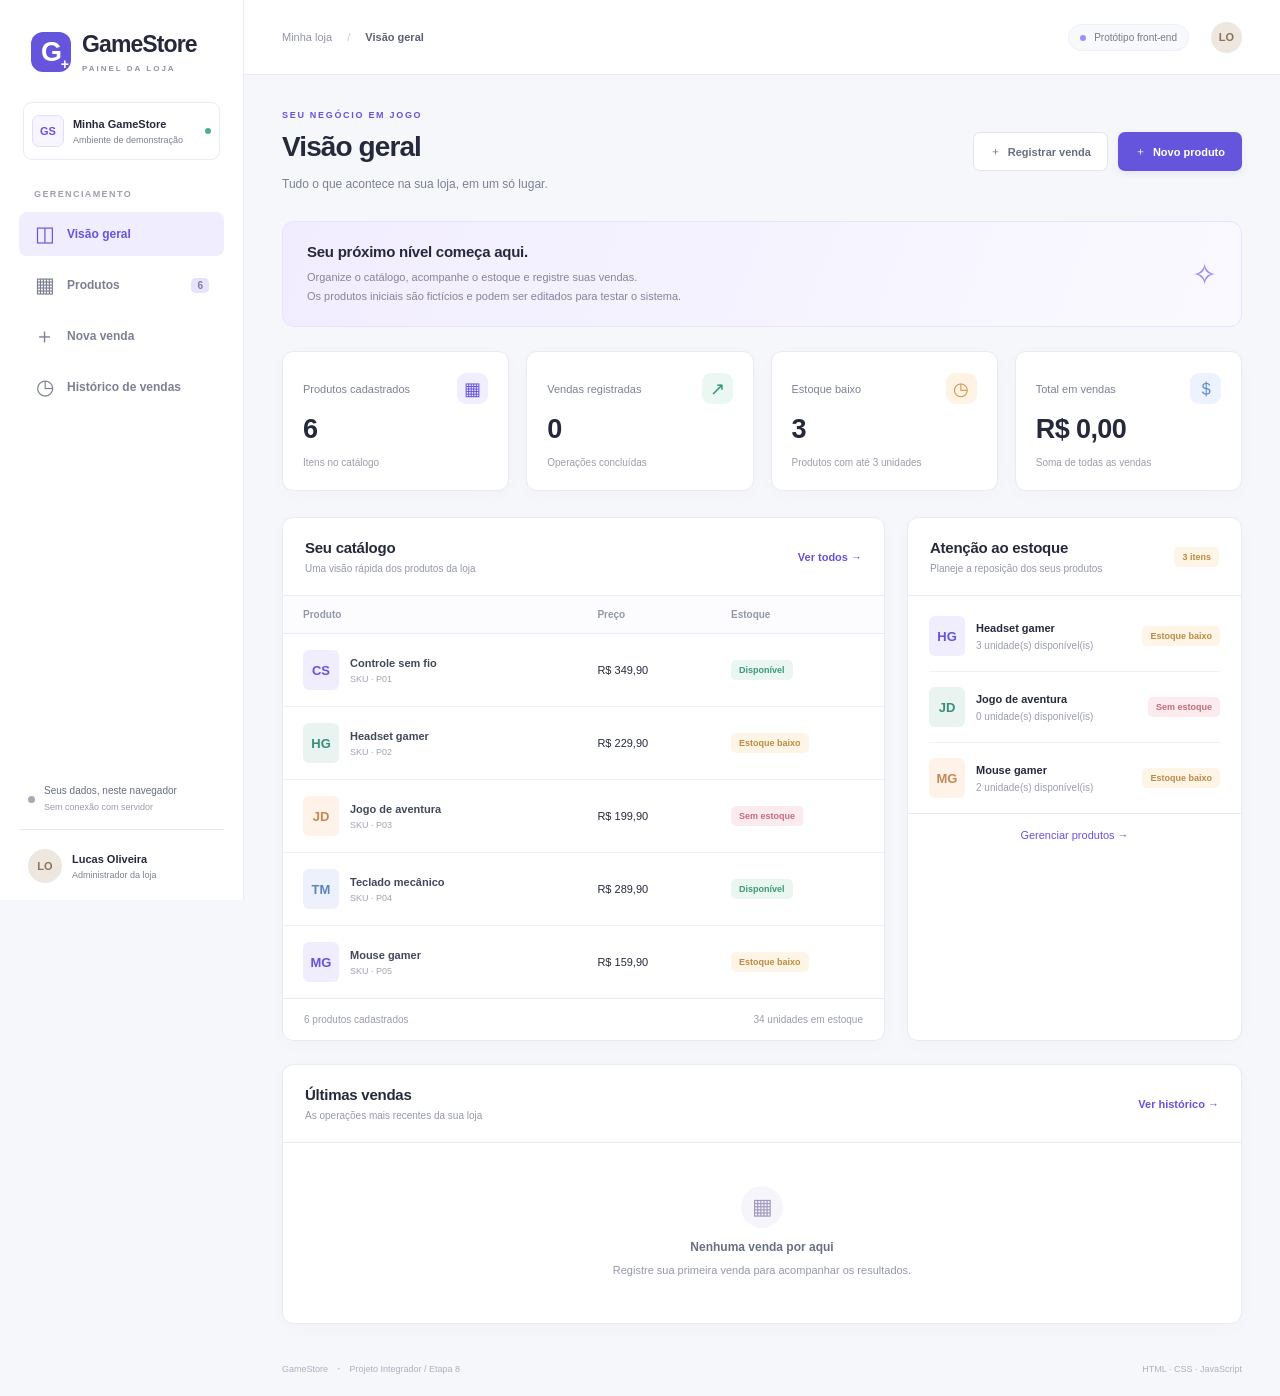
<file: Etapa8/GameStoreWeb/index.html>
<!doctype html>
<html lang="pt-BR">
<head><meta charset="UTF-8"><meta name="viewport" content="width=device-width, initial-scale=1"><meta name="description" content="GameStore: controle de produtos, estoque e vendas. Protótipo funcional de front-end."><title>GameStore | Gestão da loja</title><link rel="icon" href="data:image/svg+xml,%3Csvg xmlns='http://www.w3.org/2000/svg' viewBox='0 0 40 40'%3E%3Crect width='40' height='40' rx='12' fill='%236554dc'/%3E%3Ctext x='10' y='29' font-size='28' fill='white'%3EG%3C/text%3E%3C/svg%3E"><link rel="stylesheet" href="css/style.css"><script defer src="js/domain.js"></script><script defer src="js/storage.js"></script><script defer src="js/app.js"></script></head>
<body data-page="painel"><a class="skip" href="#conteudo">Pular para o conteúdo</a>
<aside class="sidebar"><a class="brand" href="#painel" aria-label="GameStore - início"><span class="brand-icon">G<span>+</span></span><span>GameStore<small>PAINEL DA LOJA</small></span></a><div class="workspace"><span class="store-avatar">GS</span><div>Minha GameStore<small>Ambiente de demonstração</small></div><span class="workspace-dot"></span></div><p class="nav-label">GERENCIAMENTO</p><nav aria-label="Navegação principal"><a href="#painel" data-route="painel"><span class="nav-icon">◫</span> Visão geral</a><a href="#produtos" data-route="produtos"><span class="nav-icon">▦</span> Produtos <span class="nav-count" id="nav-count">0</span></a><a href="#venda" data-route="venda"><span class="nav-icon">＋</span> Nova venda</a><a href="#historico" data-route="historico"><span class="nav-icon">◷</span> Histórico de vendas</a></nav><div class="sidebar-bottom"><div class="offline-dot"></div><div>Seus dados, neste navegador<small>Sem conexão com servidor</small></div></div><div class="profile"><span class="profile-avatar">LO</span><span>Lucas Oliveira<small>Administrador da loja</small></span></div></aside>
<div class="main-shell"><header class="topbar"><div class="breadcrumb">Minha loja <span>/</span> <strong id="breadcrumb">Visão geral</strong></div><div class="topbar-right"><span class="demo-badge"><span></span> Protótipo front-end</span><span class="header-avatar" aria-label="Perfil de Lucas Oliveira">LO</span></div></header><main id="conteudo" tabindex="-1"><div id="storage-warning" class="notice error" hidden></div><div id="view"></div></main><footer class="main-footer"><span>GameStore <strong>·</strong> Projeto Integrador / Etapa 8</span><span>HTML · CSS · JavaScript</span></footer></div>
<div id="toast" role="status" aria-live="polite" class="toast" hidden></div>
<dialog id="product-dialog" aria-labelledby="product-dialog-title"><form id="product-form" novalidate><div class="dialog-header"><div><p class="eyebrow">CATÁLOGO</p><h2 id="product-dialog-title">Novo produto</h2></div><button type="button" class="icon-btn" data-close="product-dialog" aria-label="Fechar cadastro">×</button></div><input type="hidden" id="product-id"><label for="product-name">Nome do produto <span>*</span></label><input id="product-name" name="name" maxlength="100" autocomplete="off" placeholder="Ex.: Controle sem fio" aria-describedby="name-error"><small class="field-error" id="name-error"></small><div class="form-grid"><div><label for="product-price">Preço unitário (R$) <span>*</span></label><input id="product-price" name="price" inputmode="decimal" placeholder="0,00" aria-describedby="price-error"><small class="field-error" id="price-error"></small></div><div><label for="product-stock">Estoque inicial <span>*</span></label><input id="product-stock" name="stock" type="number" min="0" max="2147483647" step="1" placeholder="0" aria-describedby="stock-error"><small class="field-error" id="stock-error"></small></div></div><div class="form-help">Use até duas casas decimais no preço. O estoque deve ser um número inteiro.</div><p class="field-error" id="product-general-error" role="alert"></p><div class="dialog-actions"><button type="button" class="btn secondary" data-close="product-dialog">Cancelar</button><button type="submit" class="btn primary">Salvar produto</button></div></form></dialog>
<dialog id="confirm-dialog" aria-labelledby="confirm-title"><div class="dialog-header"><div><p class="eyebrow">CONFIRMAÇÃO</p><h2 id="confirm-title">Excluir produto?</h2></div><button class="icon-btn" type="button" data-close="confirm-dialog" aria-label="Fechar confirmação">×</button></div><p id="confirm-text"></p><p class="muted">Vendas já registradas continuarão no histórico.</p><p id="confirm-error" class="field-error" role="alert"></p><div class="dialog-actions"><button type="button" class="btn secondary" data-close="confirm-dialog">Cancelar</button><button type="button" class="btn danger" id="confirm-delete">Excluir produto</button></div></dialog>
<noscript><div class="noscript">Ative o JavaScript para utilizar o protótipo da GameStore.</div></noscript></body></html>
</file>
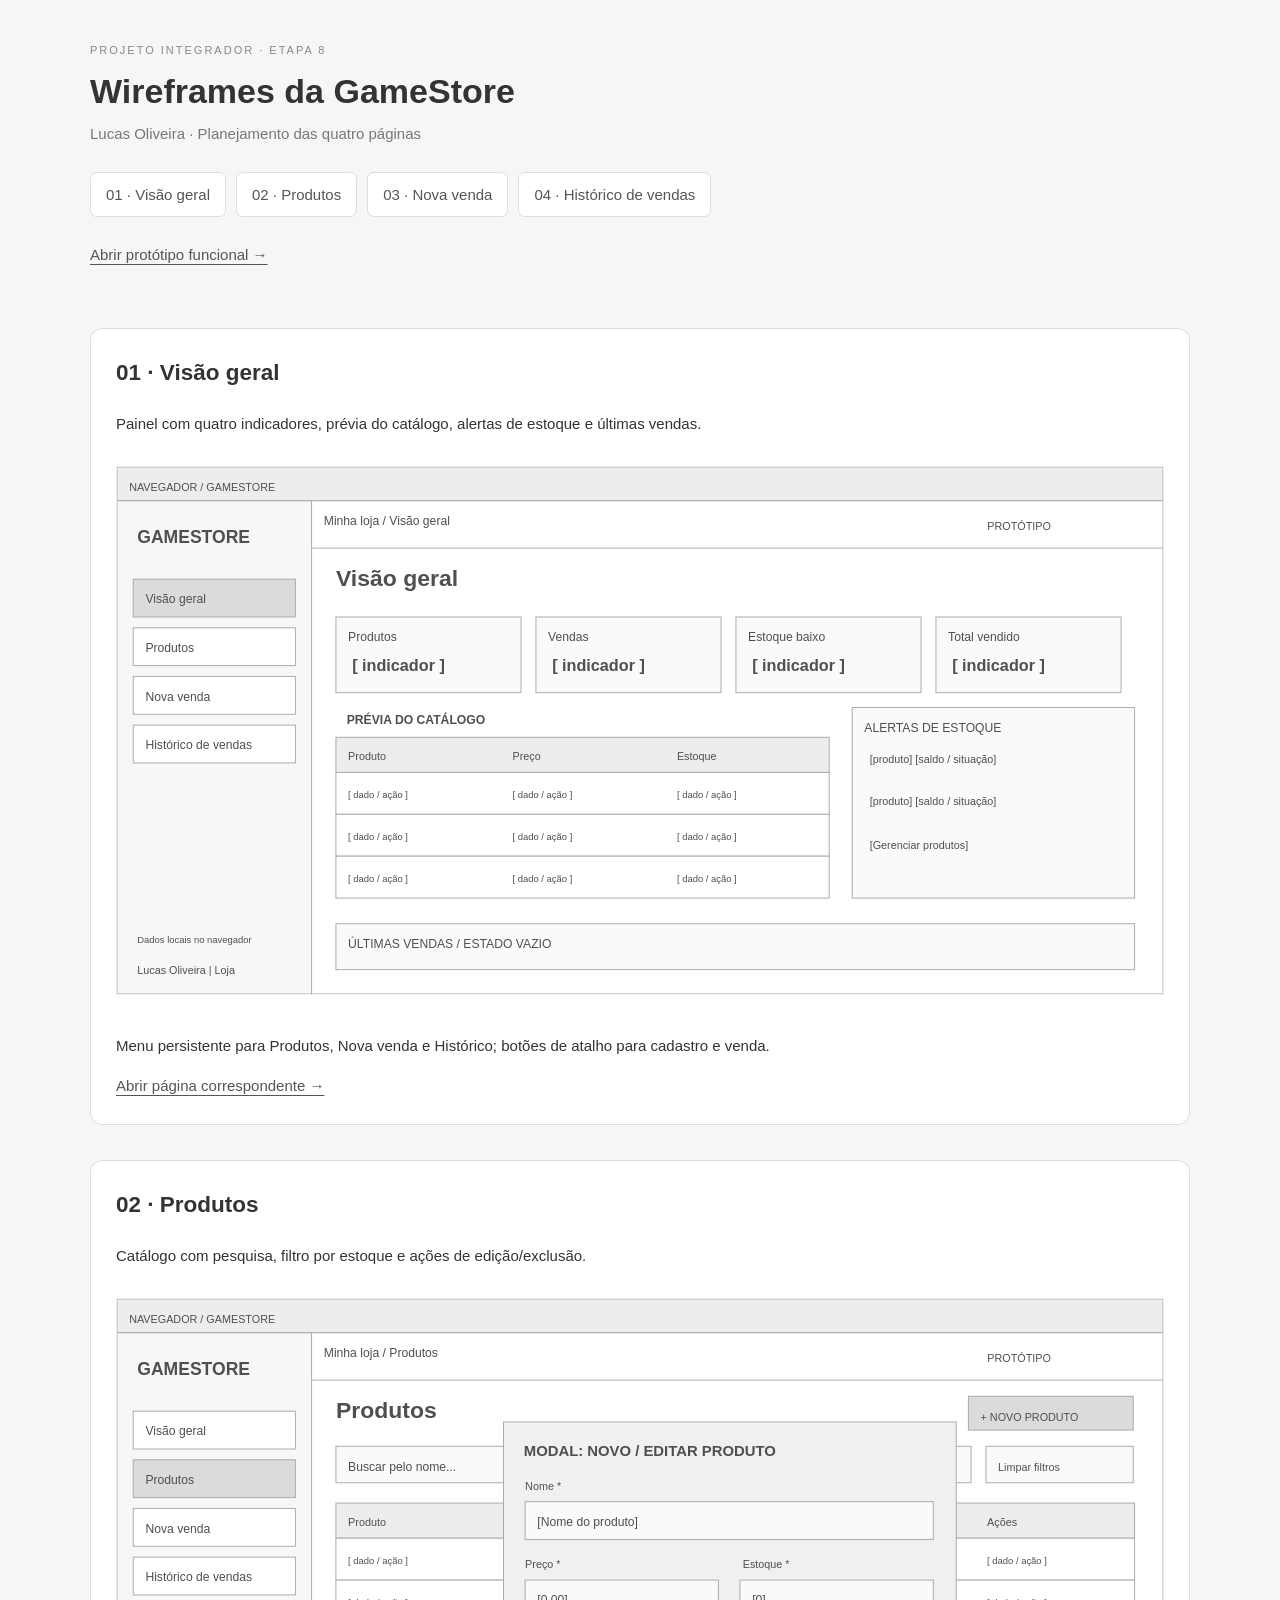
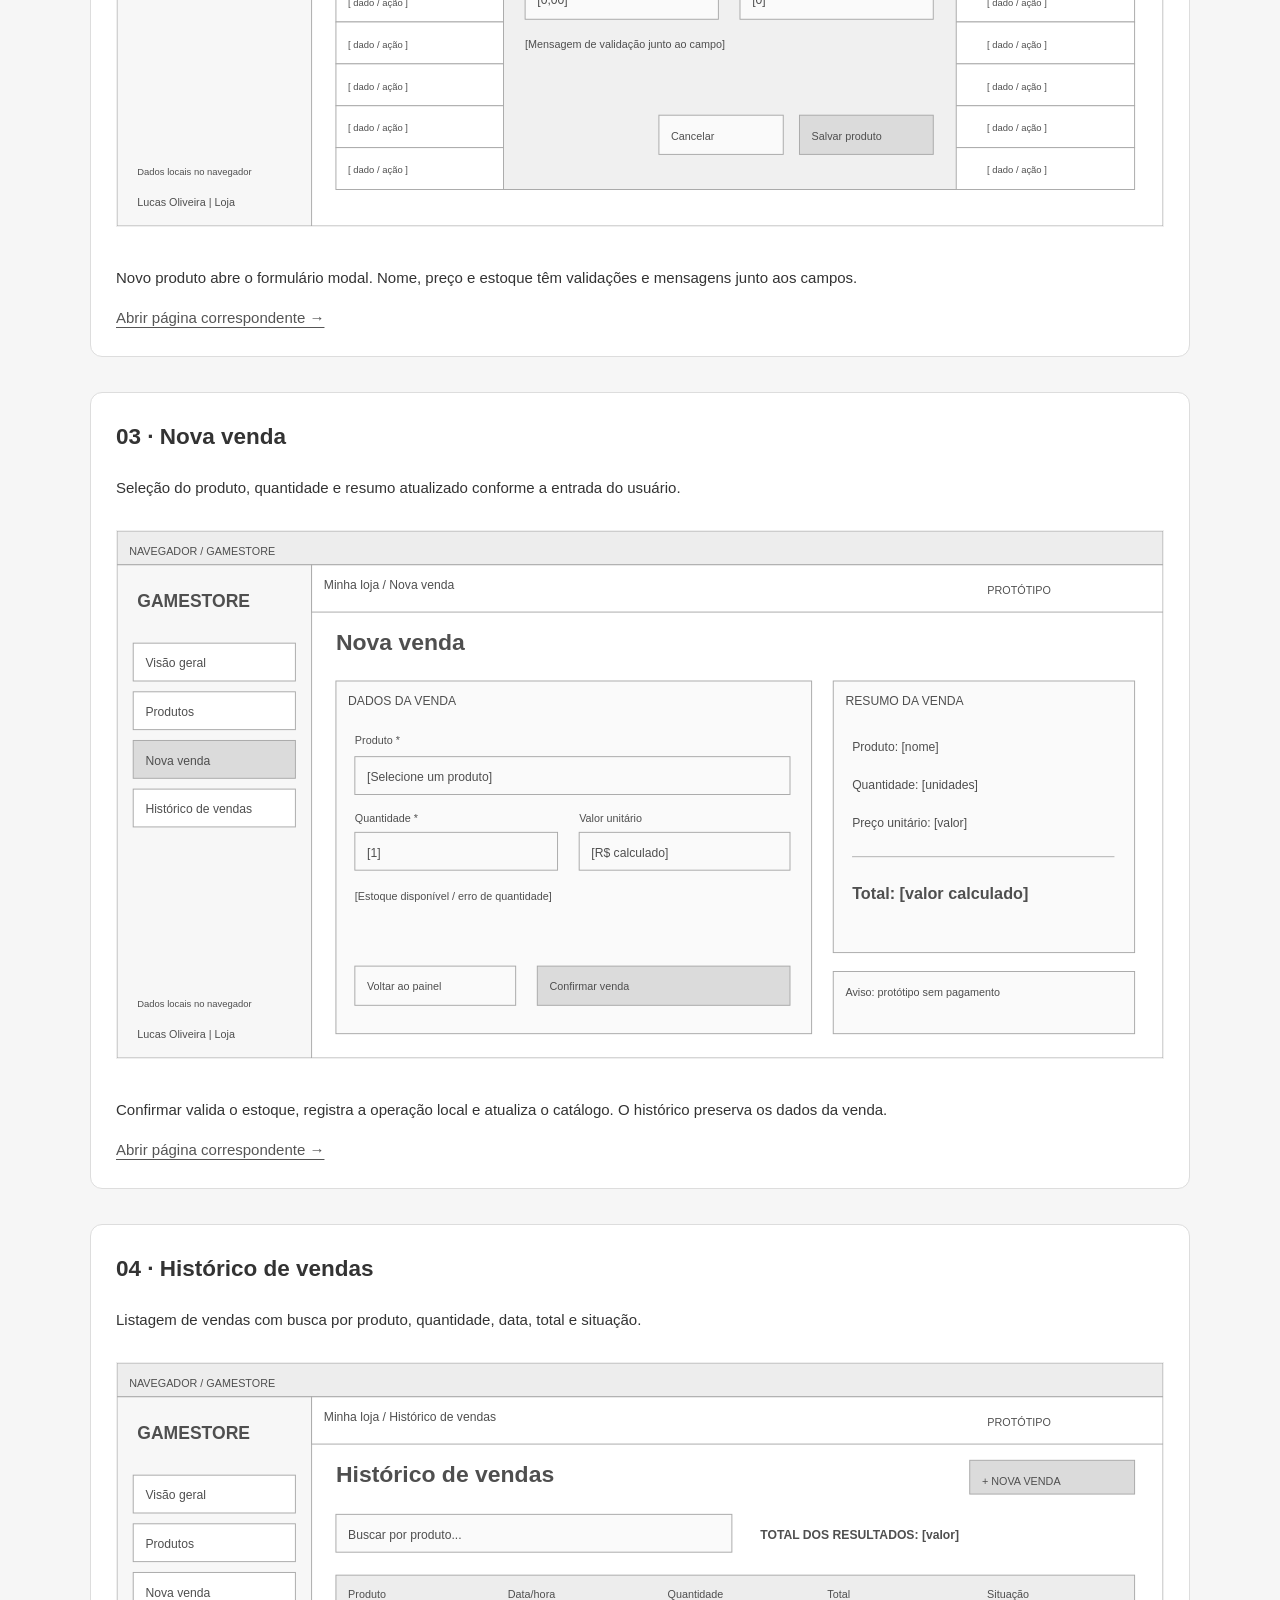
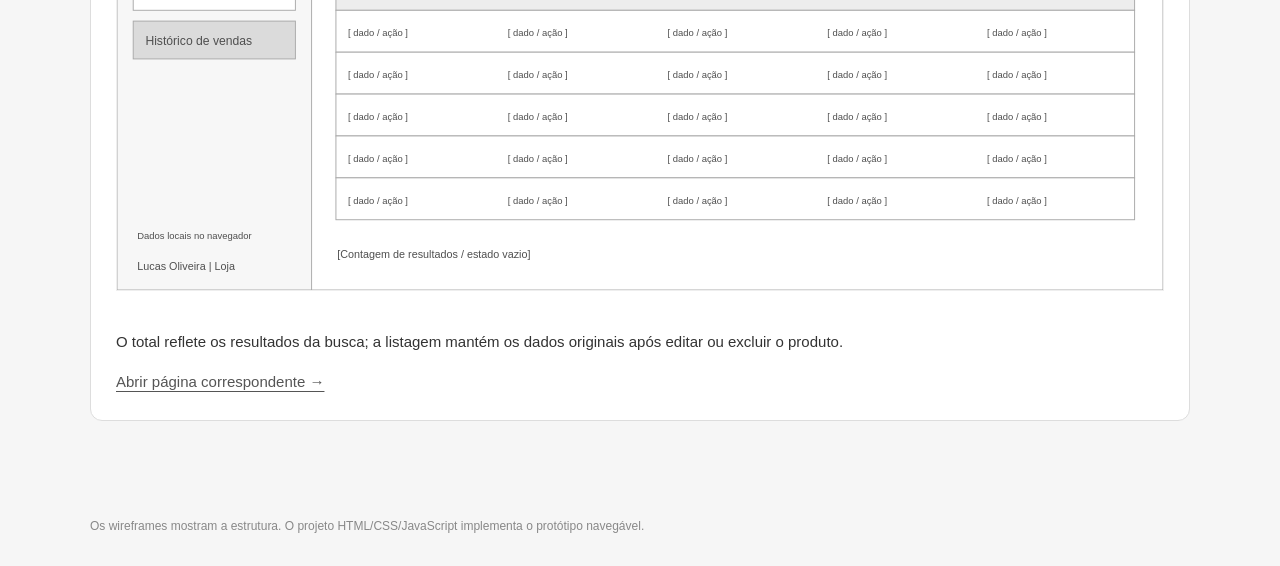
<file: Etapa8/wireframes/index.html>
<!doctype html><html lang="pt-BR"><head><meta charset="utf-8"><meta name="viewport" content="width=device-width,initial-scale=1"><title>Wireframes | GameStore</title><link rel="stylesheet" href="wireframes.css"></head><body><header><p>PROJETO INTEGRADOR · ETAPA 8</p><h1>Wireframes da GameStore</h1><span>Lucas Oliveira · Planejamento das quatro páginas</span><nav><a href="#01">01 · Visão geral</a><a href="#02">02 · Produtos</a><a href="#03">03 · Nova venda</a><a href="#04">04 · Histórico de vendas</a></nav><a href="../GameStoreWeb/index.html">Abrir protótipo funcional →</a></header><main><section id="01"><h2>01 · Visão geral</h2><p>Painel com quatro indicadores, prévia do catálogo, alertas de estoque e últimas vendas.</p><img src="01-index.svg" alt="Wireframe de Visão geral: navegação e áreas principais da página"><p>Menu persistente para Produtos, Nova venda e Histórico; botões de atalho para cadastro e venda.</p><a href="../GameStoreWeb/index.html">Abrir página correspondente →</a></section><section id="02"><h2>02 · Produtos</h2><p>Catálogo com pesquisa, filtro por estoque e ações de edição/exclusão.</p><img src="02-produtos.svg" alt="Wireframe de Produtos: navegação e áreas principais da página"><p>Novo produto abre o formulário modal. Nome, preço e estoque têm validações e mensagens junto aos campos.</p><a href="../GameStoreWeb/produtos.html">Abrir página correspondente →</a></section><section id="03"><h2>03 · Nova venda</h2><p>Seleção do produto, quantidade e resumo atualizado conforme a entrada do usuário.</p><img src="03-nova-venda.svg" alt="Wireframe de Nova venda: navegação e áreas principais da página"><p>Confirmar valida o estoque, registra a operação local e atualiza o catálogo. O histórico preserva os dados da venda.</p><a href="../GameStoreWeb/nova-venda.html">Abrir página correspondente →</a></section><section id="04"><h2>04 · Histórico de vendas</h2><p>Listagem de vendas com busca por produto, quantidade, data, total e situação.</p><img src="04-historico.svg" alt="Wireframe de Histórico de vendas: navegação e áreas principais da página"><p>O total reflete os resultados da busca; a listagem mantém os dados originais após editar ou excluir o produto.</p><a href="../GameStoreWeb/historico.html">Abrir página correspondente →</a></section></main><footer>Os wireframes mostram a estrutura. O projeto HTML/CSS/JavaScript implementa o protótipo navegável.</footer></body></html>
</file>
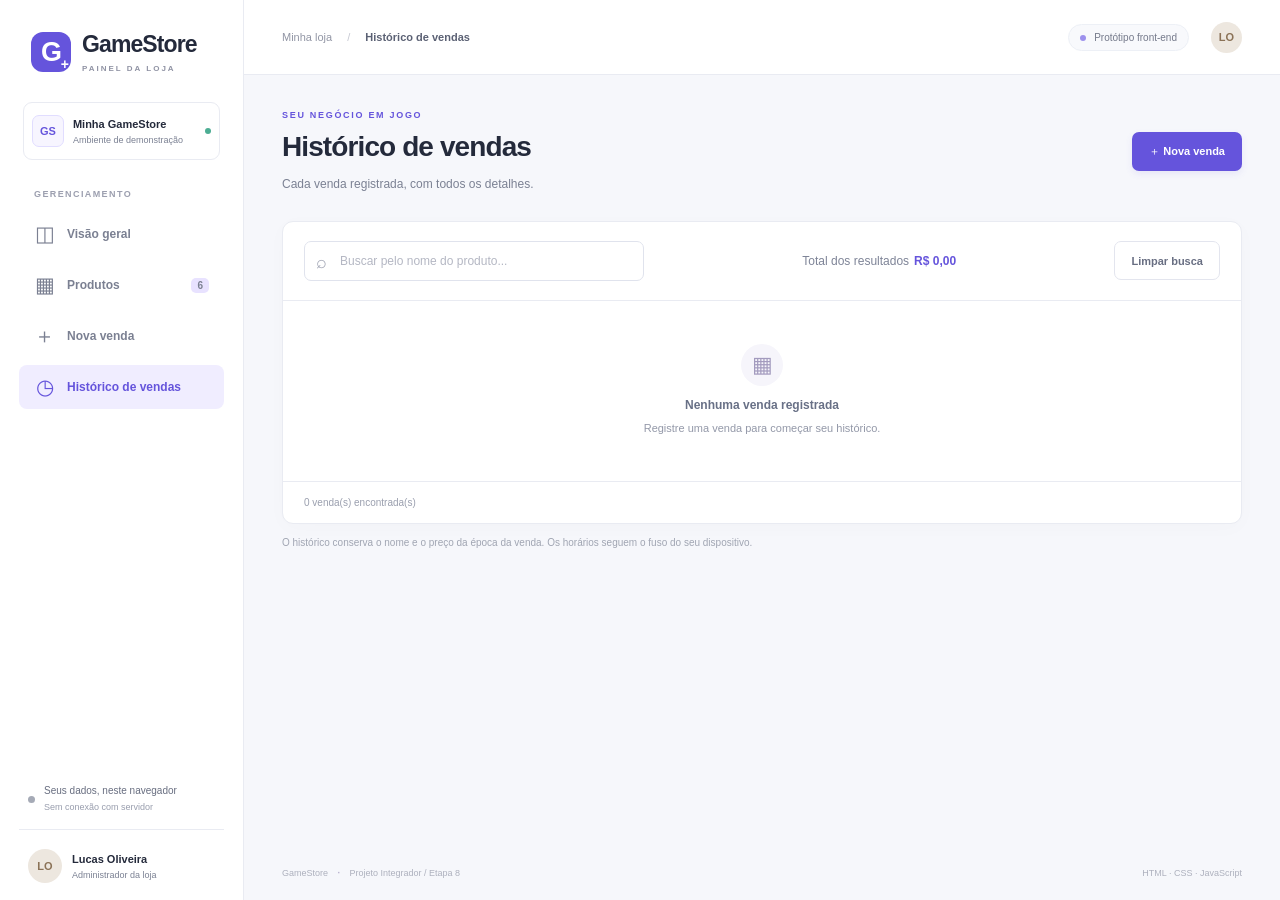
<file: Etapa8/GameStoreWeb/historico.html>
<!doctype html>
<html lang="pt-BR">
<head><meta charset="UTF-8"><meta name="viewport" content="width=device-width, initial-scale=1"><meta name="description" content="GameStore: controle de produtos, estoque e vendas. Protótipo funcional de front-end."><title>GameStore | Gestão da loja</title><link rel="icon" href="data:image/svg+xml,%3Csvg xmlns='http://www.w3.org/2000/svg' viewBox='0 0 40 40'%3E%3Crect width='40' height='40' rx='12' fill='%236554dc'/%3E%3Ctext x='10' y='29' font-size='28' fill='white'%3EG%3C/text%3E%3C/svg%3E"><link rel="stylesheet" href="css/style.css"><script defer src="js/domain.js"></script><script defer src="js/storage.js"></script><script defer src="js/app.js"></script></head>
<body data-page="historico"><a class="skip" href="#conteudo">Pular para o conteúdo</a>
<aside class="sidebar"><a class="brand" href="#painel" aria-label="GameStore - início"><span class="brand-icon">G<span>+</span></span><span>GameStore<small>PAINEL DA LOJA</small></span></a><div class="workspace"><span class="store-avatar">GS</span><div>Minha GameStore<small>Ambiente de demonstração</small></div><span class="workspace-dot"></span></div><p class="nav-label">GERENCIAMENTO</p><nav aria-label="Navegação principal"><a href="#painel" data-route="painel"><span class="nav-icon">◫</span> Visão geral</a><a href="#produtos" data-route="produtos"><span class="nav-icon">▦</span> Produtos <span class="nav-count" id="nav-count">0</span></a><a href="#venda" data-route="venda"><span class="nav-icon">＋</span> Nova venda</a><a href="#historico" data-route="historico"><span class="nav-icon">◷</span> Histórico de vendas</a></nav><div class="sidebar-bottom"><div class="offline-dot"></div><div>Seus dados, neste navegador<small>Sem conexão com servidor</small></div></div><div class="profile"><span class="profile-avatar">LO</span><span>Lucas Oliveira<small>Administrador da loja</small></span></div></aside>
<div class="main-shell"><header class="topbar"><div class="breadcrumb">Minha loja <span>/</span> <strong id="breadcrumb">Visão geral</strong></div><div class="topbar-right"><span class="demo-badge"><span></span> Protótipo front-end</span><span class="header-avatar" aria-label="Perfil de Lucas Oliveira">LO</span></div></header><main id="conteudo" tabindex="-1"><div id="storage-warning" class="notice error" hidden></div><div id="view"></div></main><footer class="main-footer"><span>GameStore <strong>·</strong> Projeto Integrador / Etapa 8</span><span>HTML · CSS · JavaScript</span></footer></div>
<div id="toast" role="status" aria-live="polite" class="toast" hidden></div>
<dialog id="product-dialog" aria-labelledby="product-dialog-title"><form id="product-form" novalidate><div class="dialog-header"><div><p class="eyebrow">CATÁLOGO</p><h2 id="product-dialog-title">Novo produto</h2></div><button type="button" class="icon-btn" data-close="product-dialog" aria-label="Fechar cadastro">×</button></div><input type="hidden" id="product-id"><label for="product-name">Nome do produto <span>*</span></label><input id="product-name" name="name" maxlength="100" autocomplete="off" placeholder="Ex.: Controle sem fio" aria-describedby="name-error"><small class="field-error" id="name-error"></small><div class="form-grid"><div><label for="product-price">Preço unitário (R$) <span>*</span></label><input id="product-price" name="price" inputmode="decimal" placeholder="0,00" aria-describedby="price-error"><small class="field-error" id="price-error"></small></div><div><label for="product-stock">Estoque inicial <span>*</span></label><input id="product-stock" name="stock" type="number" min="0" max="2147483647" step="1" placeholder="0" aria-describedby="stock-error"><small class="field-error" id="stock-error"></small></div></div><div class="form-help">Use até duas casas decimais no preço. O estoque deve ser um número inteiro.</div><p class="field-error" id="product-general-error" role="alert"></p><div class="dialog-actions"><button type="button" class="btn secondary" data-close="product-dialog">Cancelar</button><button type="submit" class="btn primary">Salvar produto</button></div></form></dialog>
<dialog id="confirm-dialog" aria-labelledby="confirm-title"><div class="dialog-header"><div><p class="eyebrow">CONFIRMAÇÃO</p><h2 id="confirm-title">Excluir produto?</h2></div><button class="icon-btn" type="button" data-close="confirm-dialog" aria-label="Fechar confirmação">×</button></div><p id="confirm-text"></p><p class="muted">Vendas já registradas continuarão no histórico.</p><p id="confirm-error" class="field-error" role="alert"></p><div class="dialog-actions"><button type="button" class="btn secondary" data-close="confirm-dialog">Cancelar</button><button type="button" class="btn danger" id="confirm-delete">Excluir produto</button></div></dialog>
<noscript><div class="noscript">Ative o JavaScript para utilizar o protótipo da GameStore.</div></noscript></body></html>
</file>
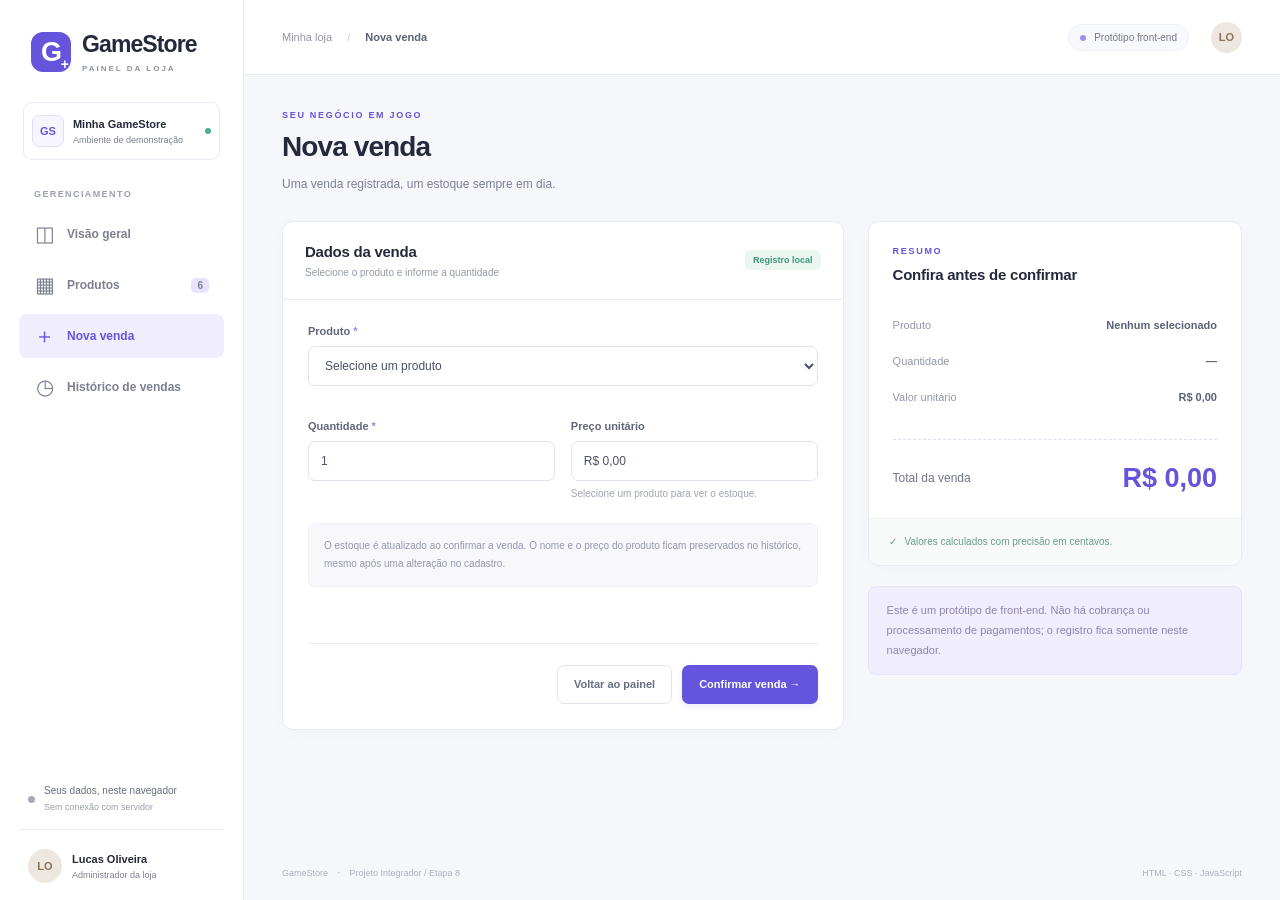
<file: Etapa8/GameStoreWeb/nova-venda.html>
<!doctype html>
<html lang="pt-BR">
<head><meta charset="UTF-8"><meta name="viewport" content="width=device-width, initial-scale=1"><meta name="description" content="GameStore: controle de produtos, estoque e vendas. Protótipo funcional de front-end."><title>GameStore | Gestão da loja</title><link rel="icon" href="data:image/svg+xml,%3Csvg xmlns='http://www.w3.org/2000/svg' viewBox='0 0 40 40'%3E%3Crect width='40' height='40' rx='12' fill='%236554dc'/%3E%3Ctext x='10' y='29' font-size='28' fill='white'%3EG%3C/text%3E%3C/svg%3E"><link rel="stylesheet" href="css/style.css"><script defer src="js/domain.js"></script><script defer src="js/storage.js"></script><script defer src="js/app.js"></script></head>
<body data-page="venda"><a class="skip" href="#conteudo">Pular para o conteúdo</a>
<aside class="sidebar"><a class="brand" href="#painel" aria-label="GameStore - início"><span class="brand-icon">G<span>+</span></span><span>GameStore<small>PAINEL DA LOJA</small></span></a><div class="workspace"><span class="store-avatar">GS</span><div>Minha GameStore<small>Ambiente de demonstração</small></div><span class="workspace-dot"></span></div><p class="nav-label">GERENCIAMENTO</p><nav aria-label="Navegação principal"><a href="#painel" data-route="painel"><span class="nav-icon">◫</span> Visão geral</a><a href="#produtos" data-route="produtos"><span class="nav-icon">▦</span> Produtos <span class="nav-count" id="nav-count">0</span></a><a href="#venda" data-route="venda"><span class="nav-icon">＋</span> Nova venda</a><a href="#historico" data-route="historico"><span class="nav-icon">◷</span> Histórico de vendas</a></nav><div class="sidebar-bottom"><div class="offline-dot"></div><div>Seus dados, neste navegador<small>Sem conexão com servidor</small></div></div><div class="profile"><span class="profile-avatar">LO</span><span>Lucas Oliveira<small>Administrador da loja</small></span></div></aside>
<div class="main-shell"><header class="topbar"><div class="breadcrumb">Minha loja <span>/</span> <strong id="breadcrumb">Visão geral</strong></div><div class="topbar-right"><span class="demo-badge"><span></span> Protótipo front-end</span><span class="header-avatar" aria-label="Perfil de Lucas Oliveira">LO</span></div></header><main id="conteudo" tabindex="-1"><div id="storage-warning" class="notice error" hidden></div><div id="view"></div></main><footer class="main-footer"><span>GameStore <strong>·</strong> Projeto Integrador / Etapa 8</span><span>HTML · CSS · JavaScript</span></footer></div>
<div id="toast" role="status" aria-live="polite" class="toast" hidden></div>
<dialog id="product-dialog" aria-labelledby="product-dialog-title"><form id="product-form" novalidate><div class="dialog-header"><div><p class="eyebrow">CATÁLOGO</p><h2 id="product-dialog-title">Novo produto</h2></div><button type="button" class="icon-btn" data-close="product-dialog" aria-label="Fechar cadastro">×</button></div><input type="hidden" id="product-id"><label for="product-name">Nome do produto <span>*</span></label><input id="product-name" name="name" maxlength="100" autocomplete="off" placeholder="Ex.: Controle sem fio" aria-describedby="name-error"><small class="field-error" id="name-error"></small><div class="form-grid"><div><label for="product-price">Preço unitário (R$) <span>*</span></label><input id="product-price" name="price" inputmode="decimal" placeholder="0,00" aria-describedby="price-error"><small class="field-error" id="price-error"></small></div><div><label for="product-stock">Estoque inicial <span>*</span></label><input id="product-stock" name="stock" type="number" min="0" max="2147483647" step="1" placeholder="0" aria-describedby="stock-error"><small class="field-error" id="stock-error"></small></div></div><div class="form-help">Use até duas casas decimais no preço. O estoque deve ser um número inteiro.</div><p class="field-error" id="product-general-error" role="alert"></p><div class="dialog-actions"><button type="button" class="btn secondary" data-close="product-dialog">Cancelar</button><button type="submit" class="btn primary">Salvar produto</button></div></form></dialog>
<dialog id="confirm-dialog" aria-labelledby="confirm-title"><div class="dialog-header"><div><p class="eyebrow">CONFIRMAÇÃO</p><h2 id="confirm-title">Excluir produto?</h2></div><button class="icon-btn" type="button" data-close="confirm-dialog" aria-label="Fechar confirmação">×</button></div><p id="confirm-text"></p><p class="muted">Vendas já registradas continuarão no histórico.</p><p id="confirm-error" class="field-error" role="alert"></p><div class="dialog-actions"><button type="button" class="btn secondary" data-close="confirm-dialog">Cancelar</button><button type="button" class="btn danger" id="confirm-delete">Excluir produto</button></div></dialog>
<noscript><div class="noscript">Ative o JavaScript para utilizar o protótipo da GameStore.</div></noscript></body></html>
</file>
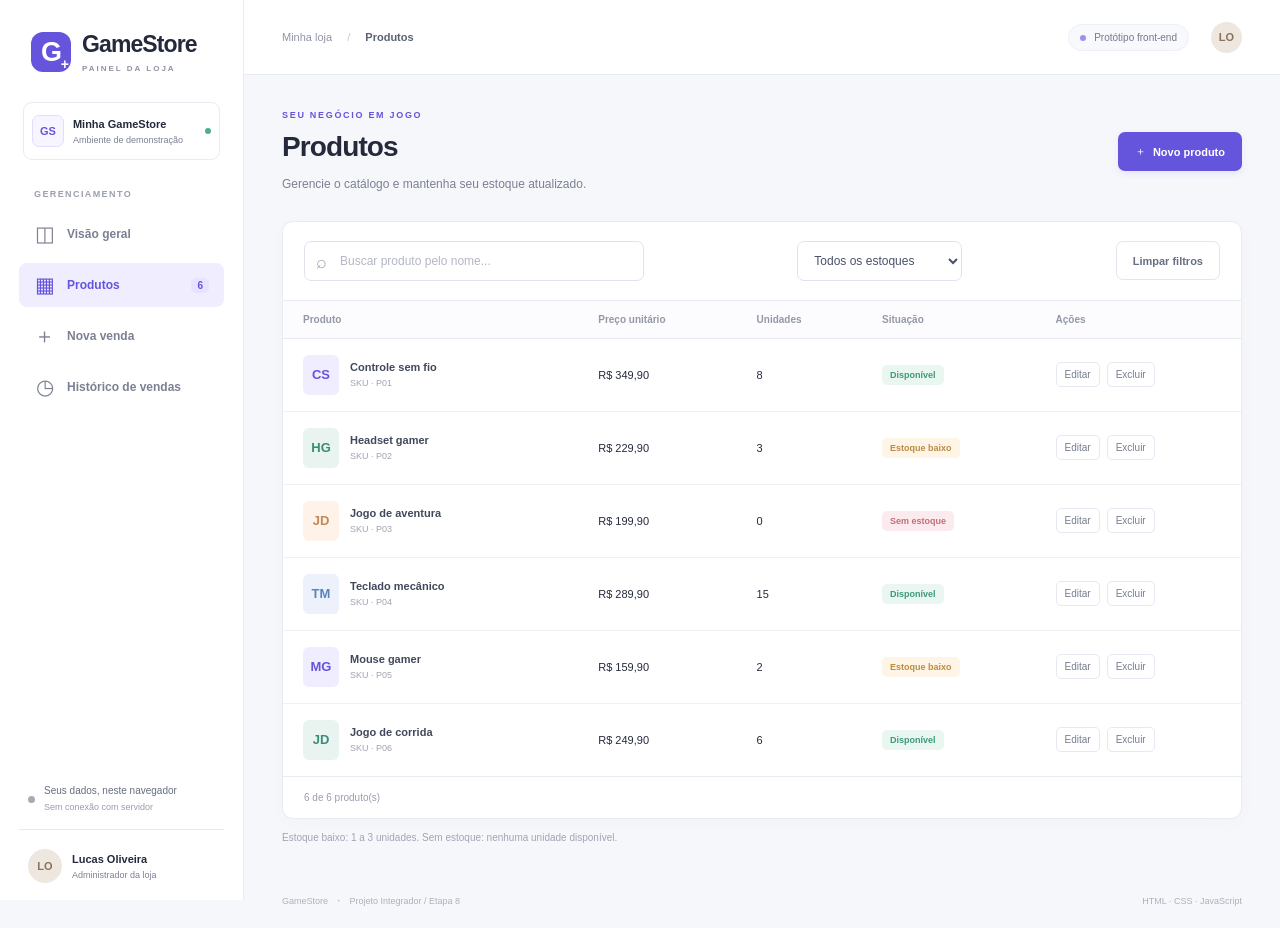
<file: Etapa8/GameStoreWeb/produtos.html>
<!doctype html>
<html lang="pt-BR">
<head><meta charset="UTF-8"><meta name="viewport" content="width=device-width, initial-scale=1"><meta name="description" content="GameStore: controle de produtos, estoque e vendas. Protótipo funcional de front-end."><title>GameStore | Gestão da loja</title><link rel="icon" href="data:image/svg+xml,%3Csvg xmlns='http://www.w3.org/2000/svg' viewBox='0 0 40 40'%3E%3Crect width='40' height='40' rx='12' fill='%236554dc'/%3E%3Ctext x='10' y='29' font-size='28' fill='white'%3EG%3C/text%3E%3C/svg%3E"><link rel="stylesheet" href="css/style.css"><script defer src="js/domain.js"></script><script defer src="js/storage.js"></script><script defer src="js/app.js"></script></head>
<body data-page="produtos"><a class="skip" href="#conteudo">Pular para o conteúdo</a>
<aside class="sidebar"><a class="brand" href="#painel" aria-label="GameStore - início"><span class="brand-icon">G<span>+</span></span><span>GameStore<small>PAINEL DA LOJA</small></span></a><div class="workspace"><span class="store-avatar">GS</span><div>Minha GameStore<small>Ambiente de demonstração</small></div><span class="workspace-dot"></span></div><p class="nav-label">GERENCIAMENTO</p><nav aria-label="Navegação principal"><a href="#painel" data-route="painel"><span class="nav-icon">◫</span> Visão geral</a><a href="#produtos" data-route="produtos"><span class="nav-icon">▦</span> Produtos <span class="nav-count" id="nav-count">0</span></a><a href="#venda" data-route="venda"><span class="nav-icon">＋</span> Nova venda</a><a href="#historico" data-route="historico"><span class="nav-icon">◷</span> Histórico de vendas</a></nav><div class="sidebar-bottom"><div class="offline-dot"></div><div>Seus dados, neste navegador<small>Sem conexão com servidor</small></div></div><div class="profile"><span class="profile-avatar">LO</span><span>Lucas Oliveira<small>Administrador da loja</small></span></div></aside>
<div class="main-shell"><header class="topbar"><div class="breadcrumb">Minha loja <span>/</span> <strong id="breadcrumb">Visão geral</strong></div><div class="topbar-right"><span class="demo-badge"><span></span> Protótipo front-end</span><span class="header-avatar" aria-label="Perfil de Lucas Oliveira">LO</span></div></header><main id="conteudo" tabindex="-1"><div id="storage-warning" class="notice error" hidden></div><div id="view"></div></main><footer class="main-footer"><span>GameStore <strong>·</strong> Projeto Integrador / Etapa 8</span><span>HTML · CSS · JavaScript</span></footer></div>
<div id="toast" role="status" aria-live="polite" class="toast" hidden></div>
<dialog id="product-dialog" aria-labelledby="product-dialog-title"><form id="product-form" novalidate><div class="dialog-header"><div><p class="eyebrow">CATÁLOGO</p><h2 id="product-dialog-title">Novo produto</h2></div><button type="button" class="icon-btn" data-close="product-dialog" aria-label="Fechar cadastro">×</button></div><input type="hidden" id="product-id"><label for="product-name">Nome do produto <span>*</span></label><input id="product-name" name="name" maxlength="100" autocomplete="off" placeholder="Ex.: Controle sem fio" aria-describedby="name-error"><small class="field-error" id="name-error"></small><div class="form-grid"><div><label for="product-price">Preço unitário (R$) <span>*</span></label><input id="product-price" name="price" inputmode="decimal" placeholder="0,00" aria-describedby="price-error"><small class="field-error" id="price-error"></small></div><div><label for="product-stock">Estoque inicial <span>*</span></label><input id="product-stock" name="stock" type="number" min="0" max="2147483647" step="1" placeholder="0" aria-describedby="stock-error"><small class="field-error" id="stock-error"></small></div></div><div class="form-help">Use até duas casas decimais no preço. O estoque deve ser um número inteiro.</div><p class="field-error" id="product-general-error" role="alert"></p><div class="dialog-actions"><button type="button" class="btn secondary" data-close="product-dialog">Cancelar</button><button type="submit" class="btn primary">Salvar produto</button></div></form></dialog>
<dialog id="confirm-dialog" aria-labelledby="confirm-title"><div class="dialog-header"><div><p class="eyebrow">CONFIRMAÇÃO</p><h2 id="confirm-title">Excluir produto?</h2></div><button class="icon-btn" type="button" data-close="confirm-dialog" aria-label="Fechar confirmação">×</button></div><p id="confirm-text"></p><p class="muted">Vendas já registradas continuarão no histórico.</p><p id="confirm-error" class="field-error" role="alert"></p><div class="dialog-actions"><button type="button" class="btn secondary" data-close="confirm-dialog">Cancelar</button><button type="button" class="btn danger" id="confirm-delete">Excluir produto</button></div></dialog>
<noscript><div class="noscript">Ative o JavaScript para utilizar o protótipo da GameStore.</div></noscript></body></html>
</file>
<file: Etapa8/GameStoreWeb/css/style.css>
:root{--bg:#f6f7fb;--surface:#fff;--text:#242a3b;--muted:#7b8193;--line:#e9ebf2;--purple:#6554dc;--purple-light:#f0edff;--green:#16836d;--radius:14px;--shadow:0 4px 20px #27304a05;font-family:Inter,"Segoe UI",Arial,sans-serif;color:var(--text);background:var(--bg);font-synthesis:none}*{box-sizing:border-box}body{margin:0;font-size:14px}button,input,select{font:inherit}a{color:inherit;text-decoration:none}button,a,input,select{touch-action:manipulation}button{cursor:pointer}button:disabled{cursor:not-allowed;opacity:.5}:focus-visible{outline:3px solid #9a8cfa;outline-offset:3px}.skip{position:fixed;top:-70px;left:12px;z-index:100;background:#fff;padding:12px}.skip:focus{top:10px}.sidebar{position:fixed;inset:0 auto 0 0;width:244px;background:#fff;border-right:1px solid var(--line);padding:31px 19px 17px;display:flex;flex-direction:column;z-index:10}.brand{display:flex;gap:11px;align-items:center;padding:0 12px 29px;font-weight:750;font-size:23px;letter-spacing:-.9px}.brand small{display:block;font-size:8px;letter-spacing:2px;color:#9093a4;margin-top:6px;font-weight:650}.brand-icon{height:40px;width:40px;background:var(--purple);border-radius:12px;color:#fff;display:grid;place-items:center;font-size:27px;position:relative}.brand-icon>span{position:absolute;right:3px;bottom:0;font-size:14px}.workspace{margin:0 4px 29px;padding:12px 8px;border:1px solid var(--line);border-radius:9px;display:flex;gap:9px;align-items:center;font-size:11px;font-weight:650}.workspace small{display:block;font-size:9px;font-weight:400;margin-top:5px;color:var(--muted)}.store-avatar{border:1px solid #e1ddff;border-radius:7px;background:#f7f5ff;color:var(--purple);padding:9px 7px;font-size:11px}.workspace-dot{margin-left:auto;height:6px;width:6px;background:#4cad93;border-radius:50%}.nav-label{font-size:9px;letter-spacing:1.4px;color:#9c9faf;font-weight:700;margin:0 15px 13px}nav{display:grid;gap:7px}nav>a{display:flex;align-items:center;gap:12px;color:#7b8092;padding:13px 15px;border-radius:8px;font-size:12px;font-weight:550}nav>a:hover{background:#f7f7fb}nav>a.active{background:var(--purple-light);color:var(--purple);font-weight:700}.nav-icon{font-size:21px;line-height:18px;width:21px;text-align:center}.nav-count{font-size:10px;border-radius:5px;background:#e8e2ff;padding:2px 6px;margin-left:auto}.sidebar-bottom{margin-top:auto;display:flex;align-items:center;gap:9px;font-size:10px;line-height:16px;padding:14px 9px;color:#686e80}.sidebar-bottom small{display:block;font-size:9px;color:#989dad}.offline-dot{width:7px;height:7px;flex-shrink:0;border-radius:50%;background:#a5aab6}.profile{border-top:1px solid var(--line);padding:19px 9px 0;display:flex;align-items:center;gap:10px;font-size:11px;font-weight:650}.profile small{display:block;font-size:9px;font-weight:400;color:var(--muted);margin-top:5px}.profile-avatar,.header-avatar{display:grid;place-items:center;background:#ede7df;color:#8b7257;border-radius:50%;font-size:11px;font-weight:700;width:34px;height:34px}.main-shell{margin-left:244px;min-height:100vh;display:flex;flex-direction:column}.topbar{background:#fff;border-bottom:1px solid var(--line);height:75px;display:flex;align-items:center;justify-content:space-between;padding:0 38px}.breadcrumb{color:#9296a5;font-size:11px}.breadcrumb span{margin:0 12px;color:#c6c8d2}.breadcrumb strong{font-weight:550;color:#5b6174}.topbar-right{display:flex;gap:22px;align-items:center}.demo-badge{font-size:10px;color:#74798a;background:#f8f9fc;border:1px solid #edf0f6;border-radius:20px;padding:7px 11px}.demo-badge>span{display:inline-block;width:6px;height:6px;background:#9d91ed;border-radius:50%;margin-right:5px}.header-avatar{width:31px;height:31px}main{padding:35px 38px 40px;max-width:1510px;width:100%;margin:auto;flex:1}main:focus{outline:none}.page-head{display:flex;justify-content:space-between;align-items:center;margin-bottom:27px;gap:16px}.eyebrow{color:var(--purple);font-weight:700;font-size:9px;letter-spacing:1.7px;margin:0 0 10px}h1{font-size:28px;letter-spacing:-.9px;line-height:1.2;margin:0 0 10px;font-weight:730}h2{font-size:15px;letter-spacing:-.25px;margin:0}h3{font-size:14px;margin:0}.subtitle{color:var(--muted);font-size:12px;margin:0;line-height:1.7}.head-actions{display:flex;gap:10px;flex-shrink:0}.btn{padding:11px 16px;border-radius:7px;border:1px solid transparent;display:inline-flex;align-items:center;justify-content:center;gap:7px;font-size:11px;font-weight:650;min-height:39px}.primary{background:var(--purple);color:#fff;box-shadow:0 3px 7px #6554dc1a}.primary:hover{background:#5544c7}.secondary{background:#fff;color:#686e82;border-color:#e3e5ee}.secondary:hover{background:#f4f3fa}.danger{background:#ca4756;color:white}.text-link{color:var(--purple);font-size:11px;font-weight:600}.welcome{border:1px solid #e8e3ff;background:linear-gradient(110deg,#f1edff,#faf9ff);border-radius:12px;display:flex;justify-content:space-between;padding:21px 24px;margin-bottom:24px;gap:18px}.welcome h2{font-size:15px;margin-bottom:8px}.welcome p{margin:0;font-size:11px;color:#898299;line-height:1.7}.welcome-icon{font-size:30px;opacity:.65;align-self:center;color:var(--purple)}.stats{display:grid;grid-template-columns:repeat(4,minmax(0,1fr));gap:17px;margin-bottom:26px}.stat{padding:21px 20px;background:#fff;border:1px solid var(--line);border-radius:11px;box-shadow:var(--shadow)}.stat-top{display:flex;align-items:center;justify-content:space-between;color:#7c8294;font-size:11px}.stat-icon{width:31px;height:31px;display:grid;place-items:center;border-radius:9px;background:#f1eeff;color:var(--purple);font-size:18px}.stat:nth-child(2) .stat-icon{background:#eaf7f2;color:#329480}.stat:nth-child(3) .stat-icon{background:#fff3e6;color:#d1913d}.stat:nth-child(4) .stat-icon{background:#edf2ff;color:#638bd1}.stat-value{font-size:27px;font-weight:700;letter-spacing:-.6px;margin:10px 0 8px;overflow-wrap:anywhere}.stat-note{font-size:10px;color:#9b9eab}.stat-note strong{color:#99702f;font-weight:500}.dashboard-grid{display:grid;grid-template-columns:minmax(0,1.8fr) minmax(260px,1fr);gap:22px}.panel{background:#fff;border:1px solid var(--line);border-radius:11px;box-shadow:var(--shadow);overflow:hidden}.panel-head{padding:21px 22px;display:flex;justify-content:space-between;align-items:center;gap:10px;border-bottom:1px solid var(--line)}.panel-head p{font-size:10px;color:#9499a7;margin:7px 0 0}.table-scroll{overflow-x:auto}table{width:100%;border-collapse:collapse;text-align:left;font-size:11px}th{padding:13px 20px;background:#fcfcfe;color:#9398a8;font-weight:550;border-bottom:1px solid var(--line);font-size:10px}td{padding:16px 20px;border-bottom:1px solid #f0f1f6;vertical-align:middle}tbody tr:last-child td{border-bottom:0}tbody tr:hover{background:#fdfdff}.product-cell{display:flex;gap:11px;align-items:center;min-width:160px}.product-art{width:36px;height:40px;border-radius:6px;display:grid;place-items:center;color:var(--purple);background:#f0edff;font-size:13px;font-weight:750;flex-shrink:0}.art-1{background:#e9f4f0;color:#398e79}.art-2{background:#fff2e8;color:#c08956}.art-3{background:#edf1fb;color:#5885bc}.product-cell strong{display:block;font-weight:600;color:#41485b;font-size:11px;overflow-wrap:anywhere;max-width:300px}.product-cell small{font-size:9px;color:#a0a4b2;display:block;margin-top:5px}.badge{padding:5px 8px;font-size:9px;border-radius:5px;font-weight:550;display:inline-flex;white-space:nowrap}.badge.good{background:#eaf7f1;color:#3c987c}.badge.low{background:#fff5e6;color:#bb8b42}.badge.out{background:#fbebee;color:#c46d79}.low-list{padding:5px 21px 0}.low-item{display:flex;gap:11px;align-items:center;padding:15px 0;border-bottom:1px solid #f1f2f7}.low-item:last-child{border:0}.low-item>div{flex:1;min-width:0}.low-item strong{font-size:11px;display:block;overflow-wrap:anywhere}.low-item small{font-size:10px;display:block;color:#9b9fae;margin-top:6px}.low-item>.badge{flex-shrink:0}.panel-foot{border-top:1px solid var(--line);padding:15px 21px;font-size:10px;color:#999eac;display:flex;justify-content:space-between}.activity{margin-top:23px}.empty{padding:43px 20px;text-align:center;color:#9398a8}.empty>span{display:grid;place-items:center;background:#f6f5fb;border-radius:50%;width:42px;height:42px;margin:0 auto 12px;font-size:22px;color:#a39bbe}.empty strong{display:block;font-size:12px;color:#687086;margin-bottom:7px}.empty p{font-size:11px;margin:0;line-height:1.7}.toolbar{padding:19px 21px;display:flex;gap:13px;justify-content:space-between;border-bottom:1px solid var(--line);align-items:center}.search-wrap{position:relative;flex:1;max-width:340px}.search-wrap>span{position:absolute;left:12px;top:11px;color:#9fa3b2;font-size:18px}.search-wrap input{padding-left:35px!important}.toolbar select{width:165px}.table-actions{display:flex;gap:7px}.table-actions button{border:1px solid #e7e9f2;background:#fff;border-radius:5px;padding:6px 8px;color:#777d91;font-size:10px;white-space:nowrap}.table-actions button:hover{color:var(--purple);border-color:#bdb4f5}.table-actions .delete:hover{color:#c15e6d;border-color:#e6b2ba}.results-count{padding:15px 21px;border-top:1px solid var(--line);color:#9a9fae;font-size:10px}.form-layout{display:grid;grid-template-columns:minmax(0,1.5fr) minmax(270px,1fr);gap:24px;align-items:start}.form-body{padding:25px}.form-grid{display:grid;grid-template-columns:1fr 1fr;gap:16px}label{display:block;font-size:11px;font-weight:600;margin:0 0 9px;color:#60677a}label>span{color:#9486e6}input,select{background:white;border:1px solid #e0e3ed;border-radius:7px;width:100%;padding:11px 12px;color:#4a5269;font-size:12px;min-height:40px}input::placeholder{color:#b4b7c3}input[aria-invalid=true],select[aria-invalid=true]{border-color:#d87785;background:#fffafb}input:focus,select:focus{border-color:#9385ed;outline:2px solid #e8e4ff;outline-offset:0}.field-error{color:#c45d6c;font-size:10px;line-height:1.6;display:block;min-height:17px;margin:5px 0 12px}.form-help{padding:13px 15px;background:#f7f7fc;border:1px solid #f0f0f7;color:#9397a9;font-size:10px;line-height:1.8;border-radius:7px;margin:8px 0 19px}.field-description{font-size:10px;color:#a1a5b2;margin:7px 0 0}.form-actions{display:flex;gap:10px;justify-content:flex-end;margin-top:20px;border-top:1px solid var(--line);padding-top:21px}.summary{padding:24px}.summary-lines{margin:24px 0}.summary-row{display:flex;justify-content:space-between;gap:16px;font-size:11px;color:#9298a8;padding:12px 0}.summary-row strong{font-weight:550;color:#5a6277;text-align:right;overflow-wrap:anywhere;max-width:70%}.summary-total{padding-top:23px;border-top:1px dashed #dddfea;display:flex;justify-content:space-between;align-items:center;gap:12px;font-size:12px;color:#6f7489}.summary-total strong{font-size:27px;font-weight:700;color:var(--purple);overflow-wrap:anywhere;text-align:right}.summary-footer{background:#f7faf9;padding:14px 20px;display:flex;gap:8px;color:#6b9d8d;font-size:10px;line-height:1.8;border-top:1px solid #edf3f0}.notice{padding:14px 18px;background:#f0edff;border:1px solid #e7e1fc;border-radius:8px;font-size:11px;color:#8e84ad;margin-bottom:23px;line-height:1.8}.notice.error{background:#fff4f4;color:#b25463;border-color:#f1d9dd}.history-toolbar{display:flex;gap:10px;align-items:center}.history-total{font-size:12px;color:#7e8497}.history-total strong{color:var(--purple);margin-left:5px}.muted{color:#959bab;font-size:11px;line-height:1.8}.main-footer{display:flex;justify-content:space-between;padding:0 38px 22px;color:#adb0bd;font-size:9px;gap:10px}.main-footer strong{margin:0 7px;color:#b5aecb}dialog{border:1px solid var(--line);border-radius:14px;padding:27px;width:500px;max-width:calc(100% - 28px);box-shadow:0 20px 90px #28203a25;color:var(--text)}dialog::backdrop{background:#28223f55;backdrop-filter:blur(3px)}.dialog-header{display:flex;justify-content:space-between;align-items:start;margin-bottom:27px}.dialog-header h2{font-size:21px}.dialog-header .eyebrow{font-size:8px}.icon-btn{background:transparent;border:0;color:#a2a6b4;font-size:25px;line-height:22px;padding:0 4px}.dialog-actions{display:flex;justify-content:flex-end;gap:10px;margin-top:22px}.toast{position:fixed;bottom:24px;right:24px;z-index:50;background:#282c41;color:#fff;border-radius:9px;box-shadow:0 8px 35px #25294329;padding:15px 22px;font-size:12px;max-width:calc(100% - 32px)}[hidden]{display:none!important}.noscript{position:fixed;inset:10px 10px auto;background:#fff4db;color:#806220;padding:20px;z-index:100}.date-cell{white-space:nowrap}.numeric{font-variant-numeric:tabular-nums;white-space:nowrap}.page-count{font-size:11px;background:#f0edff;color:var(--purple);padding:4px 9px;border-radius:5px;margin-left:9px;font-weight:600}.right-note{font-size:10px;color:#a0a5b2;line-height:1.7}.detail-stack{display:grid;gap:20px}.all-link{display:block;padding:15px;text-align:center;border-top:1px solid var(--line);color:var(--purple);font-size:11px}.clear-button{white-space:nowrap}@media(min-width:1600px){main{padding-top:45px}.topbar{padding-left:50px;padding-right:50px}}@media(max-width:1150px){.sidebar{width:215px;padding-left:14px;padding-right:14px}.main-shell{margin-left:215px}.topbar{padding:0 25px}main{padding:28px 25px}.stats{gap:12px}.stat{padding:17px 14px}.stat-value{font-size:24px}.dashboard-grid{grid-template-columns:minmax(0,1.5fr) minmax(235px,1fr)}td,th{padding-left:14px;padding-right:14px}.head-actions .secondary{display:none}}@media(max-width:950px){.dashboard-grid{grid-template-columns:1fr}.stats{grid-template-columns:repeat(2,minmax(0,1fr))}.form-layout{grid-template-columns:1fr}.sidebar{width:200px}.main-shell{margin-left:200px}.brand{font-size:21px;padding-left:4px}.workspace{margin-left:0;margin-right:0}.head-actions{flex-wrap:wrap}.page-head{align-items:start}h1{font-size:25px}.main-footer{padding-left:25px;padding-right:25px}}@media(max-width:700px){.sidebar{position:static;width:100%;padding:17px 17px 11px;border-right:0;border-bottom:1px solid var(--line)}.brand{padding:0 0 15px;font-size:21px}.brand small{display:none}.brand-icon{width:32px;height:32px;font-size:23px}.workspace,.nav-label,.profile,.sidebar-bottom{display:none}nav{display:flex;gap:5px;overflow-x:auto}nav>a{flex:1;padding:10px 7px;font-size:10px;gap:5px;justify-content:center;white-space:nowrap}.nav-icon{font-size:16px;width:15px}.nav-count{display:none}.main-shell{margin-left:0}.topbar{height:55px;padding:0 18px}.topbar-right{gap:10px}.demo-badge{font-size:8px;padding:6px 8px}.header-avatar{display:none}.breadcrumb{font-size:10px}main{padding:24px 17px}.page-head{flex-wrap:wrap;gap:18px;margin-bottom:22px}h1{font-size:25px}.head-actions{width:100%}.head-actions .btn{flex:1}.head-actions .secondary{display:flex}.welcome{padding:19px 17px}.welcome h2{font-size:13px}.welcome p{font-size:10px}.welcome-icon{display:none}.stats{gap:10px}.stat{padding:15px 13px}.stat-value{font-size:23px}.stat-top{font-size:10px}.stat-icon{width:26px;height:26px;font-size:15px}.stat-note{font-size:9px}.panel-head{padding:19px 16px}.toolbar{padding:16px;flex-wrap:wrap}.search-wrap{max-width:none;width:100%;flex-basis:100%}.toolbar select{flex:1;width:100%}.table-scroll>table{min-width:570px}.dashboard-grid .table-scroll>table{min-width:470px}.panel-head h2{font-size:13px}.form-body,.summary{padding:20px}.form-grid{grid-template-columns:1fr;gap:0}.summary-total strong{font-size:24px}.main-footer{padding:0 17px 20px;font-size:8px}.main-footer>span:last-child{display:none}.history-total{font-size:10px}.history-total strong{display:block;margin:5px 0 0}.toast{bottom:18px;right:16px}.dialog-actions>.btn{flex:1}.dialog-header h2{font-size:19px}dialog{padding:22px}.history-toolbar{flex-wrap:wrap}.form-actions{flex-wrap:wrap}.form-actions .btn{flex:1}.eyebrow{font-size:8px}}
.sr-only{position:absolute!important;width:1px;height:1px;padding:0;margin:-1px;overflow:hidden;clip:rect(0,0,0,0);white-space:nowrap;border:0}.sale-code{display:block;font-size:9px;color:#a0a4b2;margin-top:5px}
@media(max-width:700px){nav{display:grid;grid-template-columns:repeat(2,minmax(0,1fr));overflow:visible;gap:5px}nav>a{justify-content:flex-start;font-size:11px;padding:10px 9px;white-space:normal}.nav-icon{font-size:17px;width:17px}.sidebar{padding-bottom:14px}}
</file>
<file: Etapa8/wireframes/wireframes.css>
*{box-sizing:border-box}html{scroll-behavior:smooth}body{margin:0;background:#f6f6f6;color:#333;font:15px/1.7 "Segoe UI",Arial,sans-serif}header,main,footer{max-width:1160px;margin:auto;padding:30px}header>p{font-size:11px;letter-spacing:2px;color:#888}h1{font-size:34px;line-height:1.2;margin:10px 0}header>span{color:#777}nav{display:flex;flex-wrap:wrap;gap:10px;margin:25px 0}a{color:#555;text-underline-offset:4px}nav>a{background:white;border:1px solid #ddd;padding:9px 15px;border-radius:7px;text-decoration:none}section{scroll-margin-top:20px;background:white;border:1px solid #ddd;border-radius:12px;padding:25px;margin-bottom:35px}section h2{margin-top:0}section img{width:100%;height:auto;border:1px solid #eee;margin:15px 0}footer{font-size:12px;color:#888}:focus-visible{outline:3px solid #777;outline-offset:4px}@media(max-width:600px){header,main,footer{padding:18px}h1{font-size:27px}section{padding:15px}nav>a{font-size:12px}}
</file>
